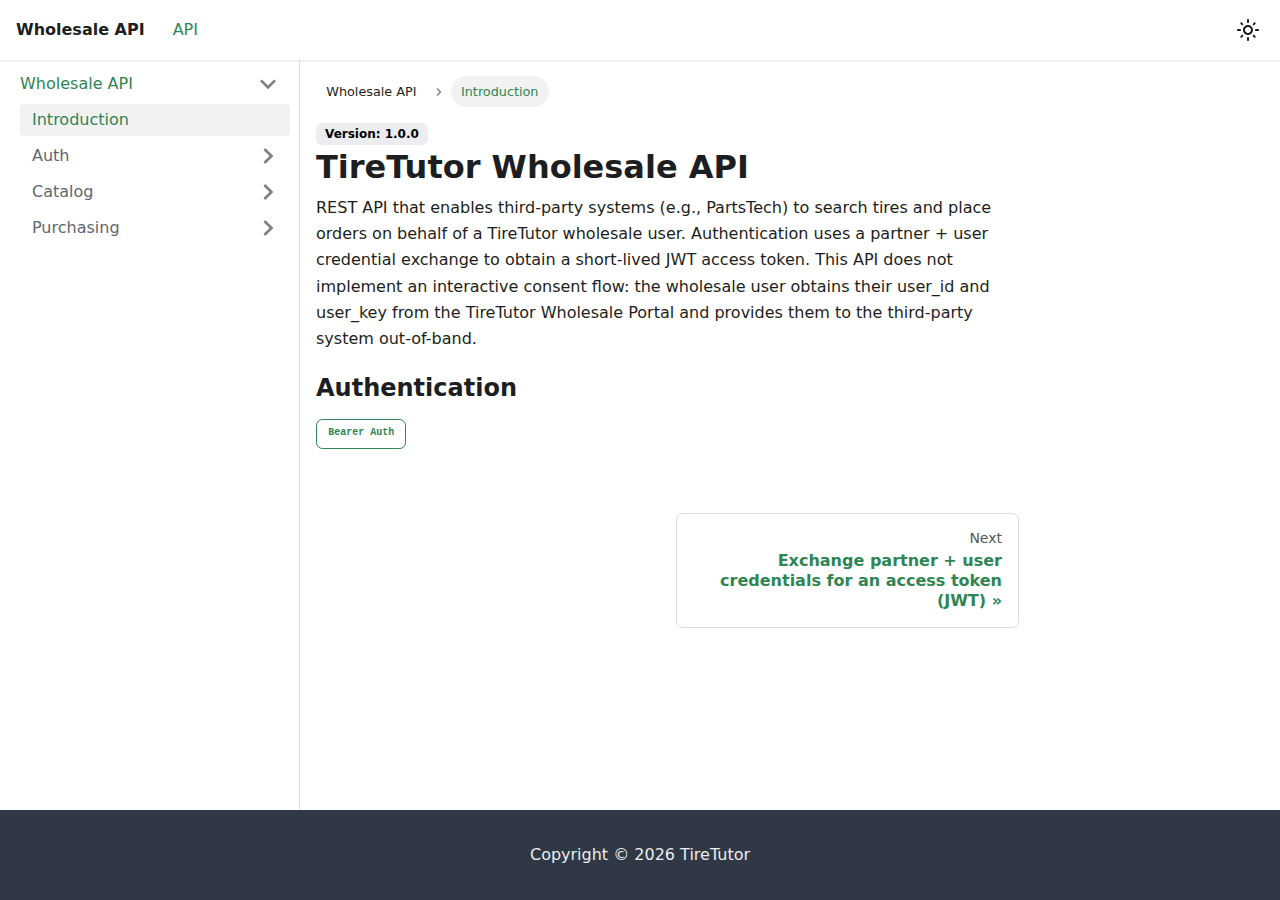
<file: index.html>
<!DOCTYPE html>
<html lang="en">
<head>
  <meta charset="UTF-8" />
  <meta http-equiv="refresh" content="0; url=https://maciejmichalec-tt.github.io/api-docs/api/tiretutor-wholesale-api/" />
  <title>TireTutor API Docs</title>
  <script>
    // Fallback for browsers that ignore meta refresh
    window.location.replace("https://maciejmichalec-tt.github.io/api-docs/api/tiretutor-wholesale-api/");
  </script>
</head>
<body>
  <p>
    Redirecting to
    <a href="https://maciejmichalec-tt.github.io/api-docs/api/tiretutor-wholesale-api/">
      TireTutor Wholesaler API documentation
    </a>…
  </p>
</body>
</html>
</file>
